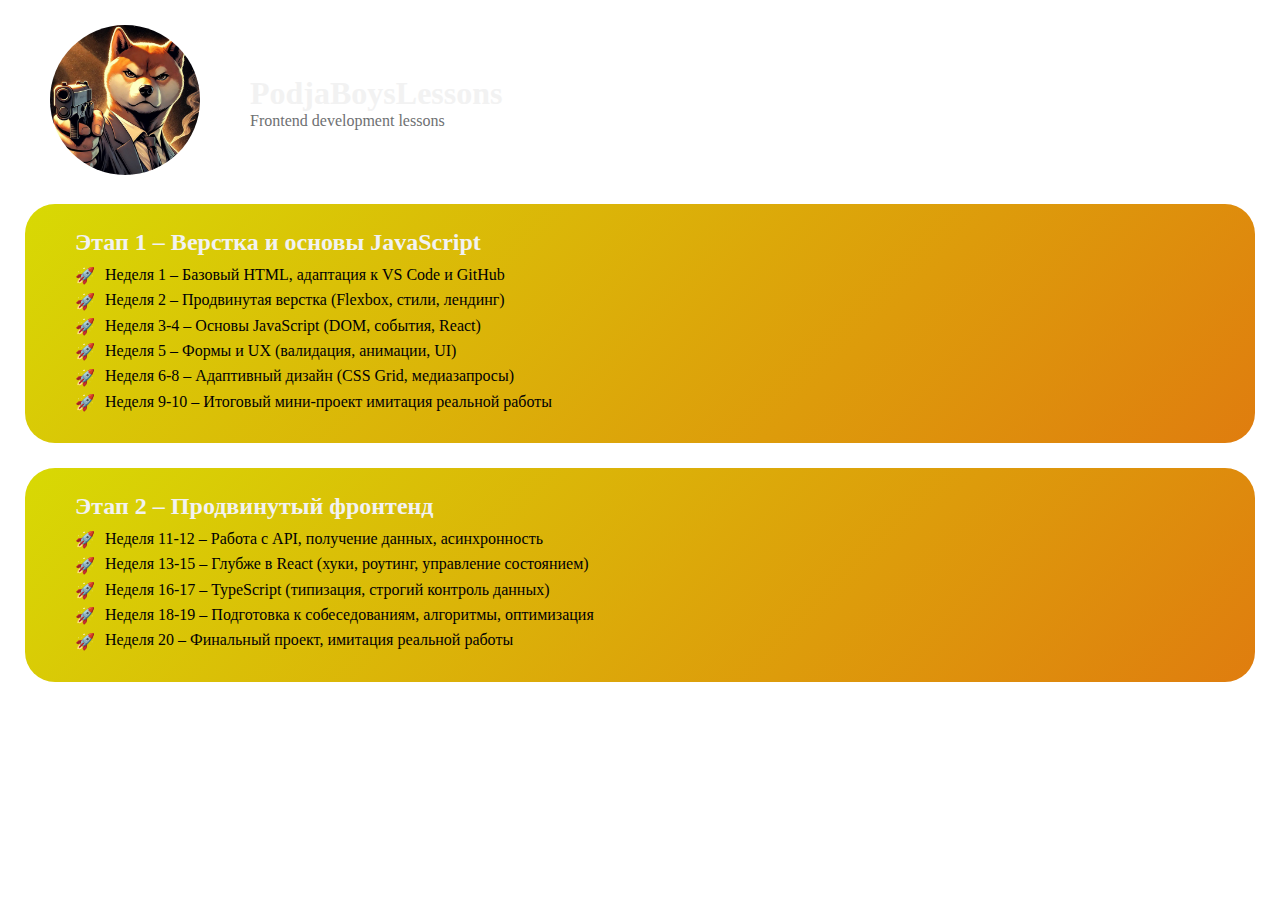
<file: index.html>
<!DOCTYPE html>
    <html lang="en">
    <head>
        <meta charset="UTF-8">
        <meta name="viewport" content="width=device-width, initial-scale=1.0">
        <link rel="stylesheet" href="styles/style.css">
        <title>PodjaBoys</title>
    </head>
    <body>
        <header>
            <div class="logo">            
                <img src="img/logo.jpeg" alt="podjaboyslogo">
            </div>
            <div class="header_title">
                <h1>PodjaBoysLessons</h1>
                <p>Frontend development lessons</p>
            </div>
        </header>
        <div class="list">
            <ul>
                <h2>Этап 1 – Верстка и основы JavaScript</h2>
                <li><a href="https://antonsorok.github.io/PodjaboysLessons/week-1/">Неделя 1 – Базовый HTML, адаптация к VS Code и GitHub</a></li>
                <li><a href="https://antonsorok.github.io/PodjaboysLessons/week-2/">Неделя 2 – Продвинутая верстка (Flexbox, стили, лендинг)</a></li>
                <li><a href="https://antonsorok.github.io/PodjaboysLessons/week-3-4/">Неделя 3-4 – Основы JavaScript (DOM, события, React)</a></li>
                <li><a href="https://antonsorok.github.io/PodjaboysLessons/week-5/">Неделя 5 – Формы и UX (валидация, анимации, UI)</a></li>
                <li><a href="https://antonsorok.github.io/PodjaboysLessons/week-6-8/">Неделя 6-8 – Адаптивный дизайн (CSS Grid, медиазапросы)</a> </li>
                <li><a href="https://antonsorok.github.io/PodjaboysLessons/week-9-10/">Неделя 9-10 – Итоговый мини-проект имитация реальной работы</a></li>
            </ul>
        </div>
    
        <div class="list">
            <ul>
                <h2>Этап 2 – Продвинутый фронтенд</h2>
                <li><a href="https://antonsorok.github.io/PodjaboysLessons/week-11-12/">Неделя 11-12 – Работа с API, получение данных, асинхронность</a></li>
                <li><a href="https://antonsorok.github.io/PodjaboysLessons/week-13-15/">Неделя 13-15 – Глубже в React (хуки, роутинг, управление состоянием)</a></li>
                <li><a href="https://antonsorok.github.io/PodjaboysLessons/week-16-17/">Неделя 16-17 – TypeScript (типизация, строгий контроль данных)</a></li>
                <li><a href="https://antonsorok.github.io/PodjaboysLessons/week-18-19/">Неделя 18-19 – Подготовка к собеседованиям, алгоритмы, оптимизация</a></li>
                <li><a href="https://antonsorok.github.io/PodjaboysLessons/week-20/">Неделя 20 – Финальный проект, имитация реальной работы</a> </li>
            </ul>
        </div>  
    </body>
    </html>    
</body>
</html>
</file>
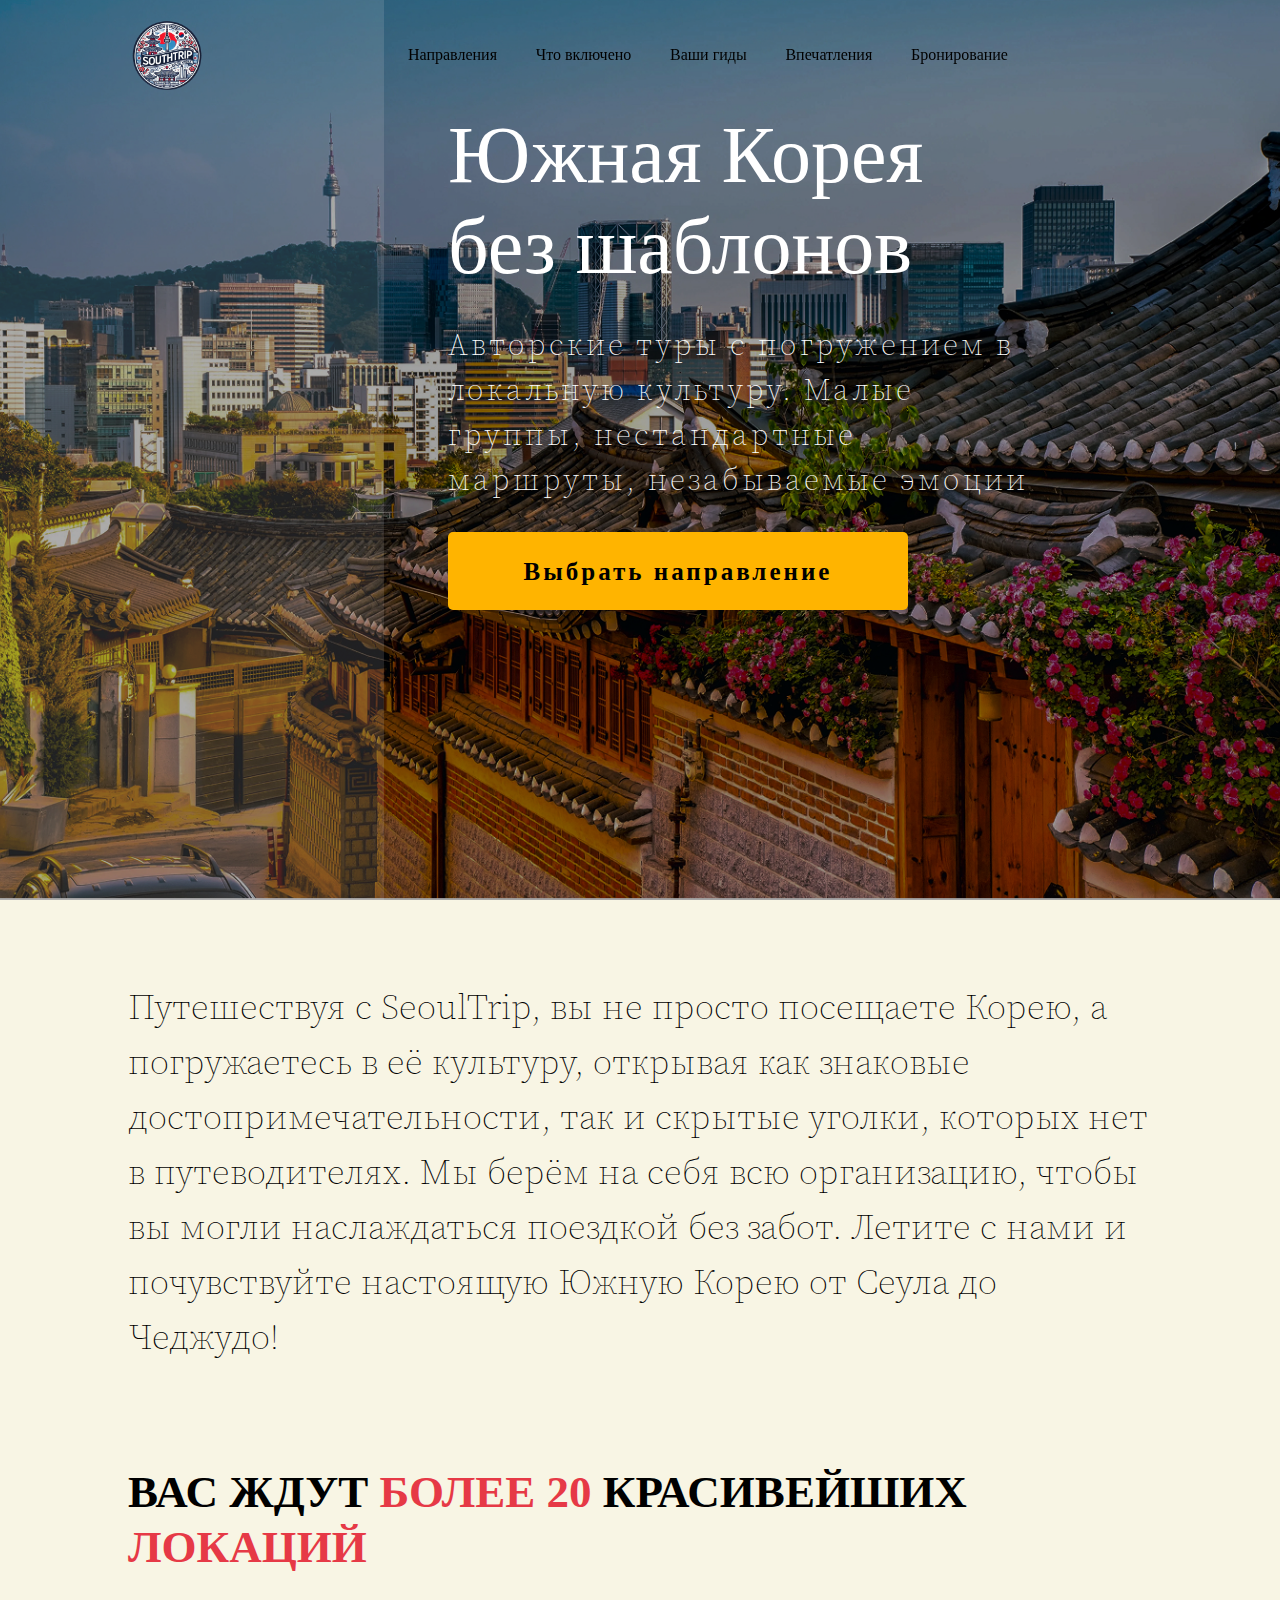
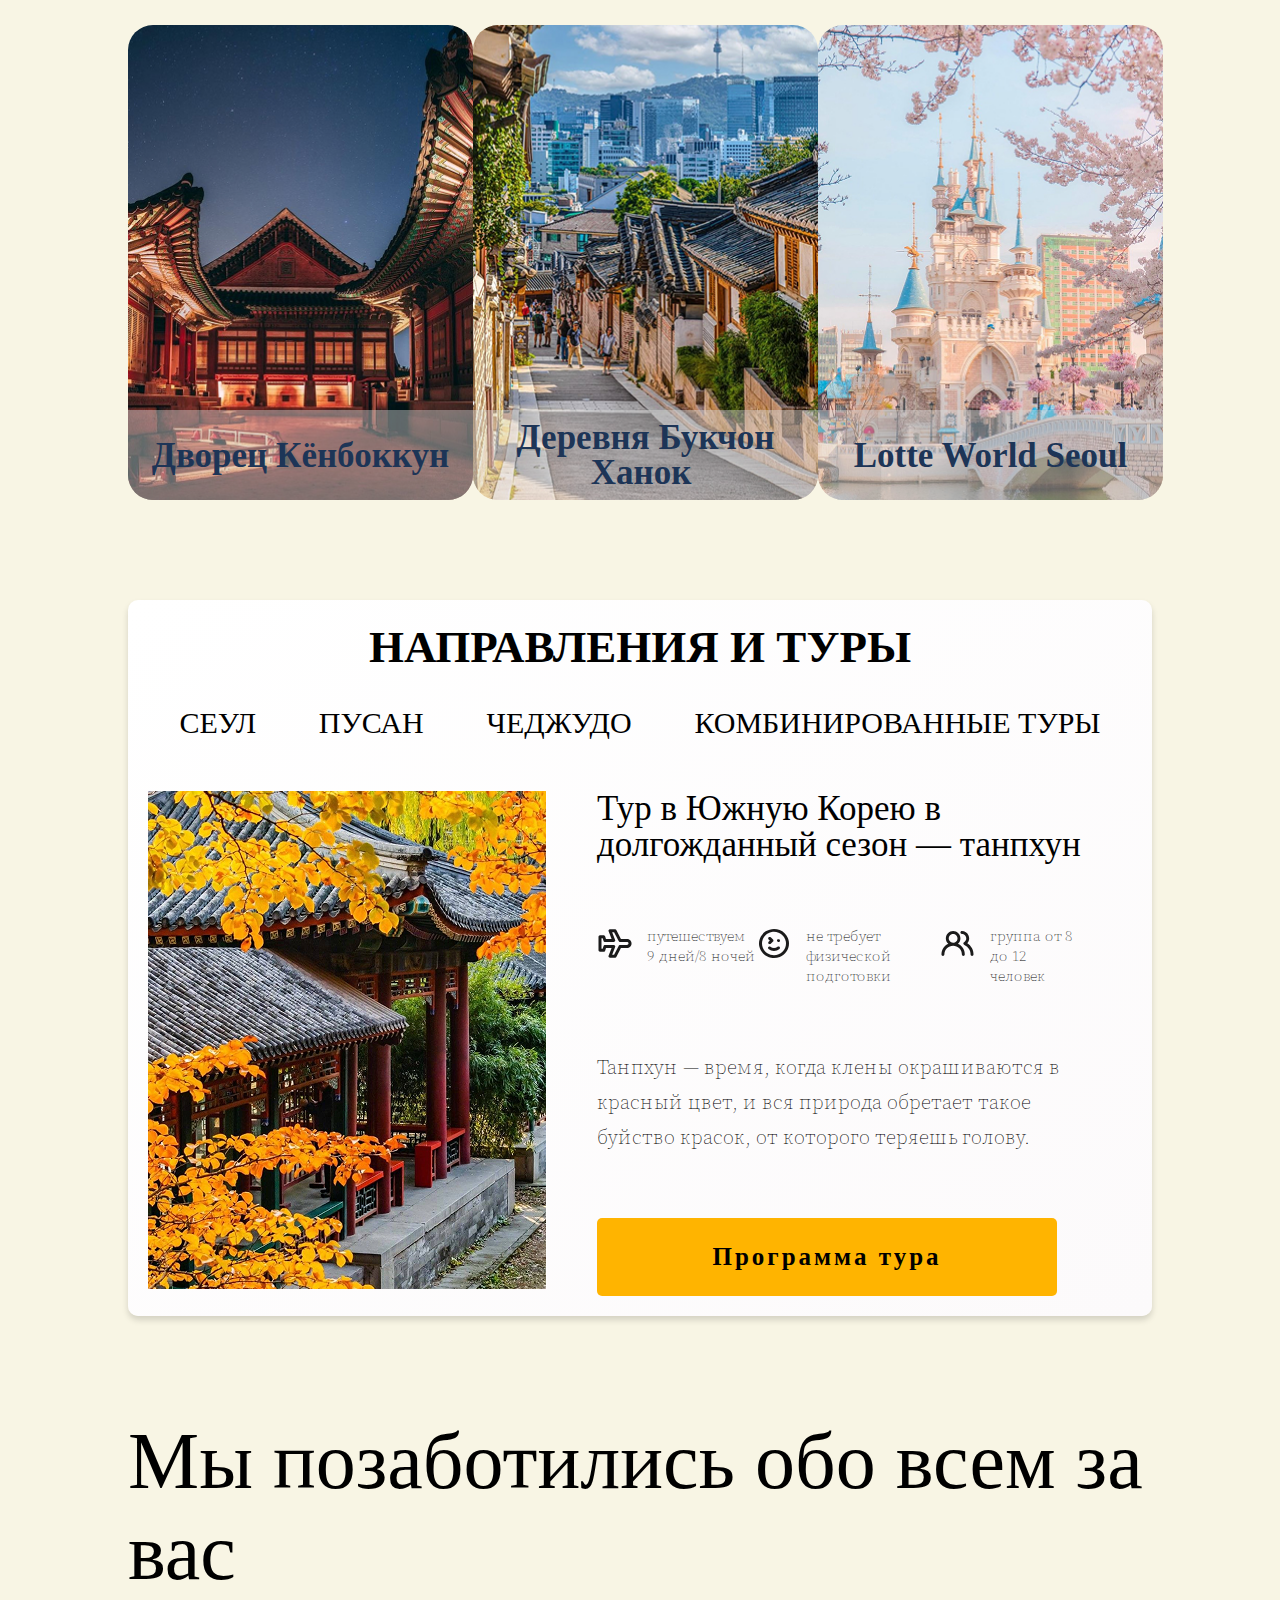
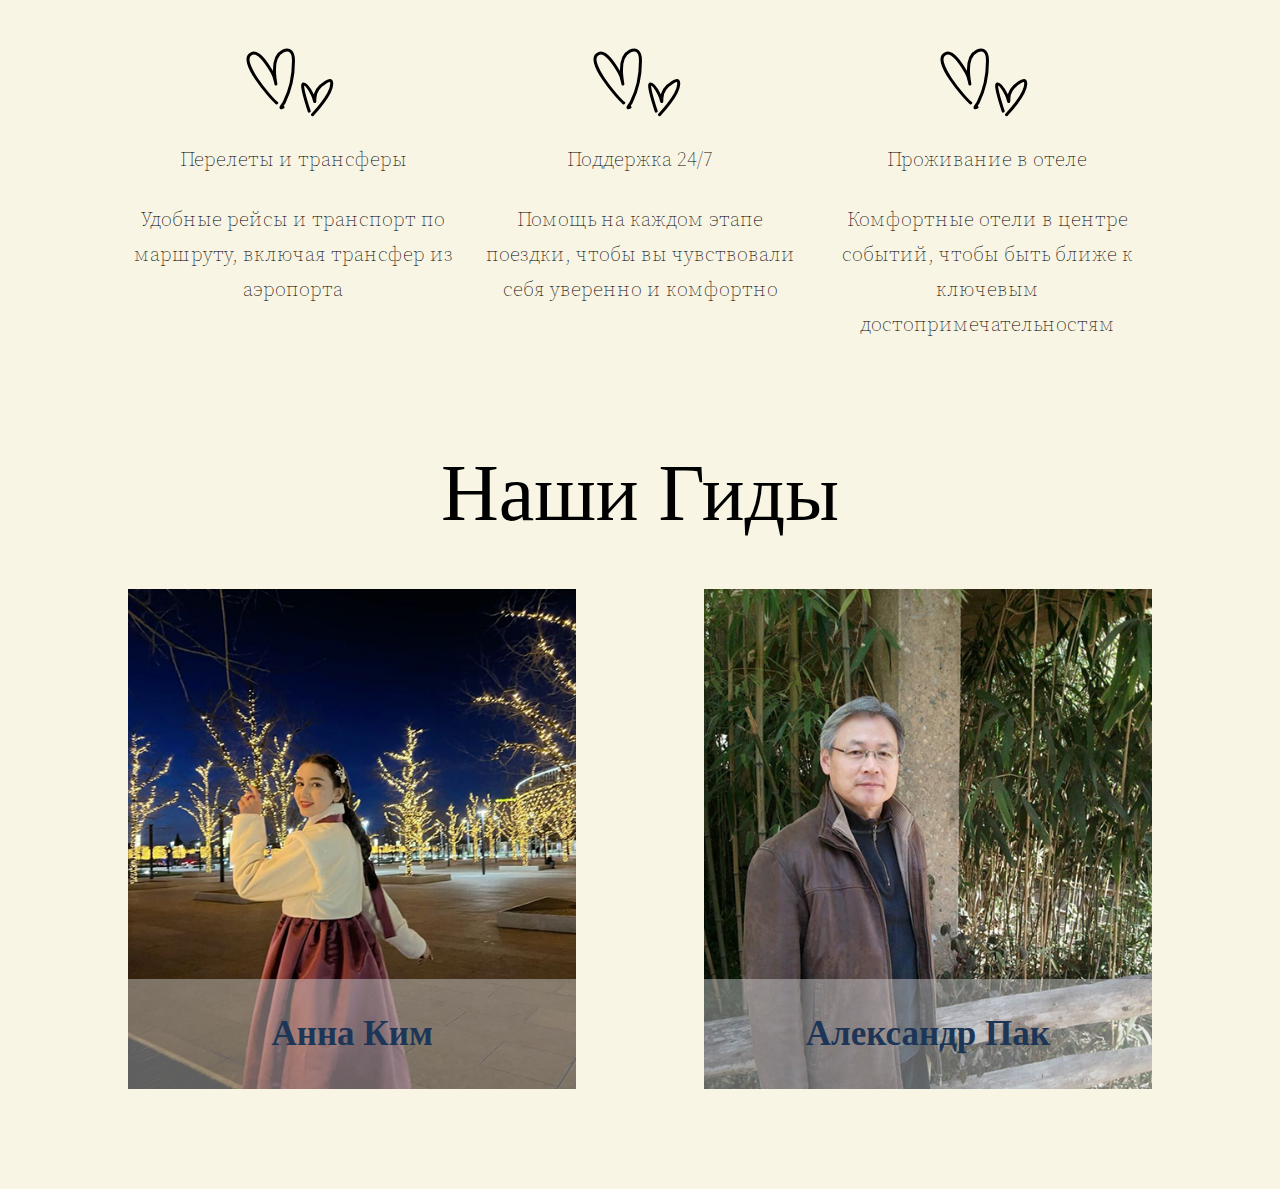
<file: week-1/index.html>
<!DOCTYPE html>
<html lang="en">
  <head>
    <meta charset="UTF-8" />
    <meta name="viewport" content="width=device-width, initial-scale=1.0" />
    <meta
      name="description"
      content="SouthTrip - Travel agency that shows a new world."
    />
    <!-- description for TTS-->
    <meta name="keywords" content="travel, agency, South Korea, SouthTrip" />
    <!-- keywords for CEO search-->
    <link rel="preconnect" href="https://fonts.gstatic.com" crossorigin />
    <link rel="stylesheet" href="styles/style.css" />
    <link rel="icon" href="favicon.ico" type="image/x-icon" />
    <title>SouthTrip</title>
  </head>
  <body>
    <header id="#header" class="transparent">
      <div class="conteiner">
        <div class="logo">
          <a href="index.html">
            <img src="styles/img/Logo.png" alt="SouthTrip" />
          </a>
        </div>
        <nav>
          <ul>
            <li><a class="navLink" href="">Направления</a></li>
            <li><a class="navLink" href="">Что включено</a></li>
            <li><a class="navLink" href="">Ваши гиды</a></li>
            <li><a class="navLink" href="">Впечатления</a></li>
            <li><a class="navLink" href="">Бронирование</a></li>
          </ul>
        </nav>
        <!-- <button class="btn_reserve">Забронированить путешествие!</button> -->
      </div>
    </header>
    <main>
      <section class="welcome">
        <div class="blackBackground"></div>
        <div class="whiteBackground"></div>
        <div class="conteiner">
          <div class="welcome__textbox">
            <h1 class="welcome__textbox-title">Южная Корея без шаблонов</h1>
            <p class="welcome__textbox-subtitle">
              Авторские туры с погружением в локальную культуру. Малые группы,
              нестандартные маршруты, незабываемые эмоции
            </p>
            <button class="btn">Выбрать направление</button>
          </div>
        </div>
      </section>
      <article class="description">
        <div class="conteiner">
          <p class="description-text">
            Путешествуя с SeoulTrip, вы не просто посещаете Корею, а
            погружаетесь в её культуру, открывая как знаковые
            достопримечательности, так и скрытые уголки, которых нет в
            путеводителях. Мы берём на себя всю организацию, чтобы вы могли
            наслаждаться поездкой без забот. Летите с нами и почувствуйте
            настоящую Южную Корею от Сеула до Чеджудо!
          </p>
        </div>
      </article>
      <section class="beautifulPlace">
        <div class="conteiner">
          <h2 class="beautifulPlace-title">
            ВАС ЖДУТ <span class="red">БОЛЕЕ 20</span> КРАСИВЕЙШИХ
            <span class="red">ЛОКАЦИЙ</span>
          </h2>

          <div class="beautifulPlace_wrapper">
            <div class="beautifulPlace_wrapper__card palace">
              <div class="beautifulPlace_wrapper__card__textbox">
                <div class="back"></div>
                <h3 class="beautifulPlace_wrapper__card__back-title">
                  Дворец Кёнбоккун
                </h3>
              </div>
              <!-- <img
              src="/week-1/img/beautifulPlace_Palce.jpg"
              alt="cardsWithBeautifulPlace"
              /> -->
            </div>
            <div class="beautifulPlace_wrapper__card buchkok">
              <div class="beautifulPlace_wrapper__card__textbox">
                <div class="back"></div>
                <h3 class="beautifulPlace_wrapper__card__back-title">
                  Деревня Букчон Ханок 
                </h3>
              </div>
              <!-- <img
              src="/week-1/img/beautifulPlace_Palce.jpg"
              alt="cardsWithBeautifulPlace"
              /> -->
            </div>
            <div class="beautifulPlace_wrapper__card lotte">
              <div class="beautifulPlace_wrapper__card__textbox">
                <div class="back"></div>
                <h3 class="beautifulPlace_wrapper__card__back-title">
                  Lotte World Seoul
                </h3>
              </div>
              <!-- <img
              src="/week-1/img/beautifulPlace_Palce.jpg"
              alt="cardsWithBeautifulPlace"
              /> -->
            </div>
          </div>
        </div>
      </section>
      <section class="direction">
        <div class="conteiner paper-effect">
          <h2 class="direction-title">Направления и туры</h2>
          <div class="direction_select">
            <ul>
              <li><a href="">Сеул</a></li>
              <li><a href="">Пусан</a></li>
              <li><a href="">Чеджудо</a></li>
              <li><a href="">Комбинированные туры</a></li>
            </ul>
          </div>
          <div class="direction_wrapper">
            <div class="direction_wrapper__left">
              <img src="styles/img/SeulTour.jpg" alt="SeoulPicture" />
            </div>
            <div class="direction_wrapper__right">
              <h3 class="direction_wrapper__right-title">
                Тур в Южную Корею в долгожданный сезон — танпхун
              </h3>
              <div class="direction_wrapper__right-features">
                <div class="feature">
                  <span><img src="styles/img/icons/plane.svg" alt="" /></span>
                  <p class="">путешествуем 9 дней/8 ночей</p>
                </div>
                <div class="feature">
                  <span
                    ><img src="styles/img/icons//smile-squint-wink.svg" alt=""
                  /></span>
                  <p class="">не требует физической подготовки</p>
                </div>
                <div class="feature">
                  <span><img src="styles/img/icons/users.svg" alt="" /></span>
                  <p class="">группа от 8 до 12 человек</p>
                </div>
              </div>
              <p class="direction_wrapper__right-text">
                Танпхун — время, когда клены окрашиваются в красный цвет, и вся
                природа обретает такое буйство красок, от которого теряешь
                голову.
              </p>
              <button class="direction_wrapper__rigth-btn btn">
                Программа тура
              </button>
            </div>
          </div>
        </div>
      </section>
      <article class="advantages">
        <div class="conteiner">
          <h1 class="advantages-title">Мы позаботились обо всем за вас</h1>
          <div class="advantages_wrapper">
            <div class="advantages_wrapper__card">
              <img src="styles/img/icons/Hearts.svg" alt="heartsIcon" />
              <p>Перелеты и трансферы</p>
              <p>
                Удобные рейсы и транспорт по маршруту, включая трансфер из
                аэропорта
              </p>
            </div>
            <div class="advantages_wrapper__card">
              <img src="styles/img/icons/Hearts.svg" alt="heartsIcon" />
              <p>Поддержка 24/7</p>
              <p>
                Помощь на каждом этапе поездки, чтобы вы чувствовали себя
                уверенно и комфортно
              </p>
            </div>
            <div class="advantages_wrapper__card">
              <img src="styles/img/icons/Hearts.svg" alt="heartsIcon" />
              <p>Проживание в отеле</p>
              <p>
                Комфортные отели в центре событий, чтобы быть ближе к ключевым
                достопримечательностям
              </p>
            </div>
          </div>
        </div>
      </article>
      <section class="ourGuide">
        <div class="conteiner">
          <h1 class="ourGuide-title">Наши Гиды</h1>
          <div class="ourGuide_wrapper">
            <div class="ourGuide_wrapper__card">
              <img src="styles/img/annaGuide.jpg" alt="annaGuide" />
              <div class="ourGuide_wrapper__card__textbox">
                <div class="ourGuide_wrapper__card__back"></div>
                <h3 class="ourGuide_wrapper__card-title">Анна Ким</h3>
              </div>
              <!-- <img
              src="/week-1/img/beautifulPlace_Palce.jpg"
              alt="cardsWithBeautifulPlace"
              /> -->
            </div>
            <div class="ourGuide_wrapper__card">
              <img src="styles/img/alexanderGuide.jpg" alt="alexanderGuide" />
              <div class="ourGuide_wrapper__card__textbox">
                <div class="ourGuide_wrapper__card__back"></div>
                <h3 class="ourGuide_wrapper__card-title">Александр Пак</h3>
              </div>
              <!-- <img
                src="/week-1/img/beautifulPlace_Palce.jpg"
                alt="cardsWithBeautifulPlace"
                /> -->
            </div>
          </div>
        </div>
      </section>
    </main>
    <footer></footer>
    <section id="destinations"></section>
    <script src="index.js"></script>
  </body>
</html>
</file>
<file: styles/style.css>
/* Color Theme Swatches in Hex */
.Niki®-Studio-1-hex { color: #6E7073; }
.Niki®-Studio-2-hex { color: #3C3E40; }
.Niki®-Studio-3-hex { color: #D97904; }
.Niki®-Studio-4-hex { color: #F2F2F2; }
.Niki®-Studio-5-hex { color: #0D0D0D; }

/* Color Theme Swatches in RGBA */
.Niki®-Studio-1-rgba { color: rgba(110, 112, 114, 1); }
.Niki®-Studio-2-rgba { color: rgba(59, 61, 63, 1); }
.Niki®-Studio-3-rgba { color: rgba(216, 121, 4, 1); }
.Niki®-Studio-4-rgba { color: rgba(242, 242, 242, 1); }
.Niki®-Studio-5-rgba { color: rgba(12, 12, 12, 1); }

*{
    margin: 0;
    padding: 0;
}

body{
    background: url(https://img.freepik.com/free-photo/grunge-black-concrete-textured-background_53876-124541.jpg);
}

h1, h2{
    color: rgba(242, 242, 242, 1);
}

p{
    color: rgba(110, 112, 114, 1);
}

a{
    color: rgba(0, 0, 5, 1);
}

header{
    display: flex;
    gap: 50px;
    align-items: center;
    margin: 25px 50px;
}

.logo > img{
    width: 150px;
    height: 150px;
    border-radius: 50%;
}

.list{
    border-radius: 30px;
    background: linear-gradient(-45deg, #b96601, #e3922f, #e25e12, #d8d904);
	background-size: 400% 400%;
	animation: gradient 15s ease infinite;
    margin: 25px;
    padding: 25px 50px;
}

@keyframes gradient {
	0% {
		background-position: 0% 50%;
	}
	50% {
		background-position: 100% 50%;
	}
	100% {
		background-position: 0% 50%;
	}
}

ul {
    list-style-type: none;
}
ul > h2{
    padding-bottom: 10px;
}

ul > li{
    padding-bottom: 5px;
}

li::before {

    content: '🚀';
    display: inline-block;
    width: 20px; 
    height: 20px; 
    margin-right: 10px; 
    vertical-align: middle; 
}

a{
    text-decoration: none;
}
</file>
<file: week-1/styles/style.css>
/* Color Theme Swatches in Hex */
.Friends-hex {
    color: #110726;
}

.Friends-hex {
    color: #518EA6;
}

.Friends-hex {
    color: #B4D2D9;
}

.Friends-hex {
    color: #A66D03;
}

.Friends-hex {
    color: #D9AF8B;
}

/* Color Theme Swatches in RGBA */
.Friends-rbga {
    color: rgba(165, 108, 3, 1);
}

.Friends-rbga {
    color: rgba(17, 7, 38, 1);
}

.Friends-rbga {
    color: rgba(81, 141, 165, 1);
}

.Friends-rbga {
    color: rgba(179, 209, 216, 1);
}

.Friends-rgba {
    color: rgba(216, 175, 138, 1);
}

@font-face {
    font-family: 'SourceSerifPro';
    src:
        url('fonts/sourceserifpro/SourceSerifPro-Black.otf') format('otf'),
        url('fonts/sourceserifpro/SourceSerifPro-Light.ttf') format('otf'),
        url('fonts/sourceserifpro/SourceSerifPro-ExtraLight.ttf') format('truetype'),

        /* OTF */
        url('fonts/sourceserifpro/SourceSerifPro-Bold.ttf') format('truetype'),
        url('fonts/sourceserifpro/SourceSerifPro-Light.ttf') format('truetype'),
        url('fonts/sourceserifpro/SourceSerifPro-ExtraLight.ttf') format('truetype'),

        /* TTF */
}

:root {
    --titleColor: #FFFFFF;
    --textColor: #FFFFFF;
}

* {
    margin: 0;
    padding: 0;
    box-sizing: border-box;
    scroll-behavior: smooth;
}

h1 {
    font-family: "SourceSerifPro-bold", 'Times New Roman', Times, serif;
    font-weight: 400;
    font-style: bold;
    /* font-style: light; */
    color: var(--titleColor);
    font-size: 80px;
}

h2 {
    font-family: "SourceSerifPro-bold", 'Times New Roman', Times, serif;
    font-weight: 700;
    font-style: normal;
    color: var(--titleColor);
}

h3 {
    font-family: "SourceSerifPro-bold", 'Times New Roman', Times, serif;
    font-weight: 700;
    font-style: normal;
    color: var(--titleColor);

}

p {
    font-family: "SourceSerifPro", 'Times New Roman', Times, serif;
    font-size: 30px;
    font-weight: 400;
    line-height: 45px;
    letter-spacing: 3px;
    color: var(--textColor);

}

a {
    font-family: "SourceSerifPro-bold", 'Times New Roman', Times, serif;
    font-weight: 400;
    font-style: bold;
    text-decoration: none;
    color: #000;
}

button {
    font-family: "SourceSerifPro-bold", 'Times New Roman', Times, serif;
    font-style: bold;
    font-size: 25px;
    font-weight: 700;
    line-height: 45px;
    letter-spacing: 3px;

    border: 0;
    border-radius: 5px;

}

body {
    background: #F8F5E4;
}

header {
    width: 100vw;
    top: 0;
    left: 0;
    height: auto;
    background: #F8F5E4;
    border-bottom: solid 1px #1D3557;

    margin: auto;

    position: fixed;
    z-index: 9999;
    transition: transform 0.3s ease-in-out;
    z-index: 1000;
    transition: 0.5s;

}

header.hidden {
    transform: translateY(-100%);
    transition-duration: 0.5s;
}

header.transparent {
    background-color: transparent;
    box-shadow: none;
    transition: 0.5s;
    border-bottom: none;

}

header>.conteiner {
    display: flex;
    justify-content: left;
    gap: 200px;
    padding: 15px 0;
    align-items: center;
}

header nav {
    width: 600px;
    align-content: center;
}

header nav>ul {
    display: flex;
    justify-content: space-between;
    list-style: none;
}

/* .navLink {
    color: white
} */

.black {
    color: white
}


.logo {
    box-sizing: border-box;
    width: 80px;
    height: 80px;

}

/* .btn_reserve {
    width: 250px;
    height: 40px;

    background: rgb(60, 134, 159);

    border-radius: 15px;
    border: solid 1px blue;
} */

.logo>a>img {
    width: 80px;
    height: 80px;
    border-radius: 50%;
}

.logo>a {
    padding: 0;
    margin: 0;
    display: contents;
}

.welcome {
    height: 100vh;

    position: relative;
    top: -80px;
    background: url('img/HeaderBackground.jpg') no-repeat center/cover;

    margin-top: 80px;
    margin-bottom: 0px;
    padding-top: 110px;
    padding-bottom: 100px;

    z-index: 0;
}

.whiteBackground {
    position: absolute;
    left: 0;
    top: 0;

    width: 30%;
    height: 100vh;

    background-color: #f5f1f1;
    opacity: 0.13;
    z-index: 2;
}

.blackBackground {
    position: absolute;
    left: 0;
    top: 0;

    width: 100vw;
    height: 100vh;

    background-color: #000;
    opacity: 0.35;
    z-index: 1;
}

.welcome__textbox {
    display: flex;
    flex-direction: column;
    justify-content: space-between;

    width: 600px;
    height: 500px;
}

.btn {
    max-width: 460px;
    height: 78px;
    justify-self: center;
    align-items: center;
    background: #FFB400;
    padding: 16.5px 67px;
}

/* .welcome__textbox-span {
    font: 32px bold;
    color: white;
} */

.welcome .conteiner {
    position: relative;
    z-index: 3;

    padding-left: 25%;
}

.conteiner {
    max-width: 80%;
    margin: auto;
}

section, article {
    margin: 0 auto 100px auto;
}


.description-text {
    font-size: 35px;
    font-weight: 400;
    font-style: normal;
    line-height: 55px;
    letter-spacing: 0;
    color: #000;
}

.beautifulPlace {}

.beautifulPlace-title {
    font-size: 45px;
    font-weight: 700;
    line-height: 55px;
    letter-spacing: 0;
    color: #000
}

.beautifulPlace-title>.red {
    color: #E63946
}


.beautifulPlace_wrapper {
    display: flex;
    justify-content: space-between;
    margin-top: 50px;
}

.beautifulPlace_wrapper__card {
    width: 345px;
    height: 475px;

    display: flex;
    justify-content: center;
    align-items: end;

    position: relative;
    border-radius: 25px;
    z-index: 0;

}

.palace {
    background: url('img/GyeongbokgungPalace.jpg') no-repeat center/cover;
}

.buchkok {
    background: url('img/BukchonHanokVillage.jpg') no-repeat center/cover;
}

.lotte {
    background: url('img/LotteWorld\ Seoul.jpg') no-repeat center/cover;
}

.beautifulPlace_wrapper__card__textbox {
    width: 345px;
    height: 90px;

    display: flex;
    justify-content: center;
    align-items: center;

    position: relative;
    bottom: 0;
    left: 0;

}

.back {
    width: 100%;
    height: 100%;
    border-radius: 0px 0px 25px 25px;

    position: absolute;

    background-color: #d9d9d9;
    opacity: 0.44;
    z-index: 1;

}

.beautifulPlace_wrapper__card__back-title {
    font-size: 35px;
    line-height: 35px;
    letter-spacing: 0;
    text-align: center;
    color: #1D3557;

    z-index: 3;
}


.direction-title {
    text-transform: uppercase;
    justify-self: center;
    font-size: 45px;
    font-weight: 700;
    line-height: 55px;
    letter-spacing: 0;
    text-align: center;

    color: #000;
}

.direction_select {
    margin: 30px 0px;
}

.direction_select>ul {
    display: flex;
    justify-content: space-around;
    list-style: none;
}

.direction_select a {
    font-size: 30px;
    font-weight: 400;
    line-height: 36px;
    letter-spacing: 0;
    text-align: center;
    color: #000;
    text-transform: uppercase;
}

.direction_wrapper {
    display: flex;
    justify-content: space-between;
    margin-top: 50px;

}

.paper-effect {
    padding: 20px;
    border-radius: 10px;
    box-shadow: 0 4px 6px rgba(0, 0, 0, 0.15);
    background-image: linear-gradient(to bottom right, #fff, #fcfafb), url("data:image/svg+xml,%3Csvg xmlns='http://www.w3.org/2000/svg' viewBox='0 0 24 24'%3E%3Cpath fill='%23eaeaeb' d='M12 0l11 3v18l-11-3v-18zm1 21c5.523 0 10-4.477 10-10s-4.477-10-10-10-10 4.477-10 10 4.477 10 10 10z'/%3E%3C/svg%3E");
    background-size: cover;
    color: #333;
    line-height: 1.5;
}


.direction_wrapper__left {
    max-width: 400px;
}



.direction_wrapper__right {
    width: 672px;
    display: flex;
    flex-direction: column;
    justify-content: space-between;
    padding: 0 50px;
    gap: 50px;
}

.direction_wrapper__right-title {
    font-size: 35px;
    font-weight: 400;
    line-height: 36px;
    letter-spacing: 0;
    color: #000;
}

.direction_wrapper__right-features {
    display: flex;
    justify-content: space-around;
}

.feature {
    display: flex;
    justify-content: space-between;
    gap: 20px
}

.feature p {
    font-size: 15px;
    font-weight: 400;
    line-height: 20px;
    letter-spacing: 0;
    color: #000000;
}

.feature>span {
    width: 30px;
    height: 30px;
    color: #000;

}



.direction_wrapper__right-text {
    font-size: 20px;
    font-weight: 400;
    line-height: 35px;
    letter-spacing: 0;
    color: #000;
}

.advantages-title {
    color: #000;
}

.advantages_wrapper {
    display: flex;
    justify-content: space-between;

    margin-top: 50px;
}

.advantages_wrapper__card {
    width: 330px;
    height: 300px;

    display: flex;
    flex-direction: column;
    gap: 25px;
    align-items: center;

}

.advantages_wrapper__card p {
    font-size: 20px;
    font-weight: 400;
    line-height: 35px;
    letter-spacing: 0;
    color: #000;

    text-align: center;
}

.ourGuide {}

.ourGuide-title {
    text-align: center;
    color: #000;
}

.ourGuide_wrapper {
    display: flex;
    justify-content: space-between;

    margin-top: 50px;
}

.ourGuide_wrapper__card {
    max-width: 500px;
    max-height: 100%;

    display: flex;
    justify-content: center;
    align-items: end;

    position: relative;
    z-index: 0;
}

.ourGuide_wrapper__card img {
    max-width: 500px;
    max-height: 500px;

    position: relative;
}

.ourGuide_wrapper__card__textbox {
    width: 100%;
    height: 110px;

    display: flex;
    justify-content: center;
    align-items: center;

    position: absolute;
    bottom: 0;
    left: 0;

}

.ourGuide_wrapper__card__back {
    width: 100%;
    height: 100%;

    position: absolute;
    left: 0;
    bottom: 0;

    background-color: #d9d9d9;
    opacity: 0.44;
    z-index: 1;

}

.ourGuide_wrapper__card-title {
    font-size: 35px;
    line-height: 35px;
    letter-spacing: 0;
    text-align: center;
    color: #1D3557;

    z-index: 3;
}


.annaKim {
    background: url('img/annaGuide.jpg') no-repeat center/cover;
}

.alexandrKim {
    background: url('img/alexanderGuide.jpg') no-repeat center/cover;
}

/* Create JSON file with description tours and link from Json */
/* .seul {
    background: url('img/whyKorean_1.jpeg') no-repeat;
    background-size: cover;
}

.Pusan {
    background: url(/week-1/img/whyKorean_2.jpeg) no-repeat;
    background-size: cover;
}

.chezhudo {
    background: url(/week-1/img/whyKorean_3.jpeg) no-repeat;
    background-size: cover;
} */
</file>
